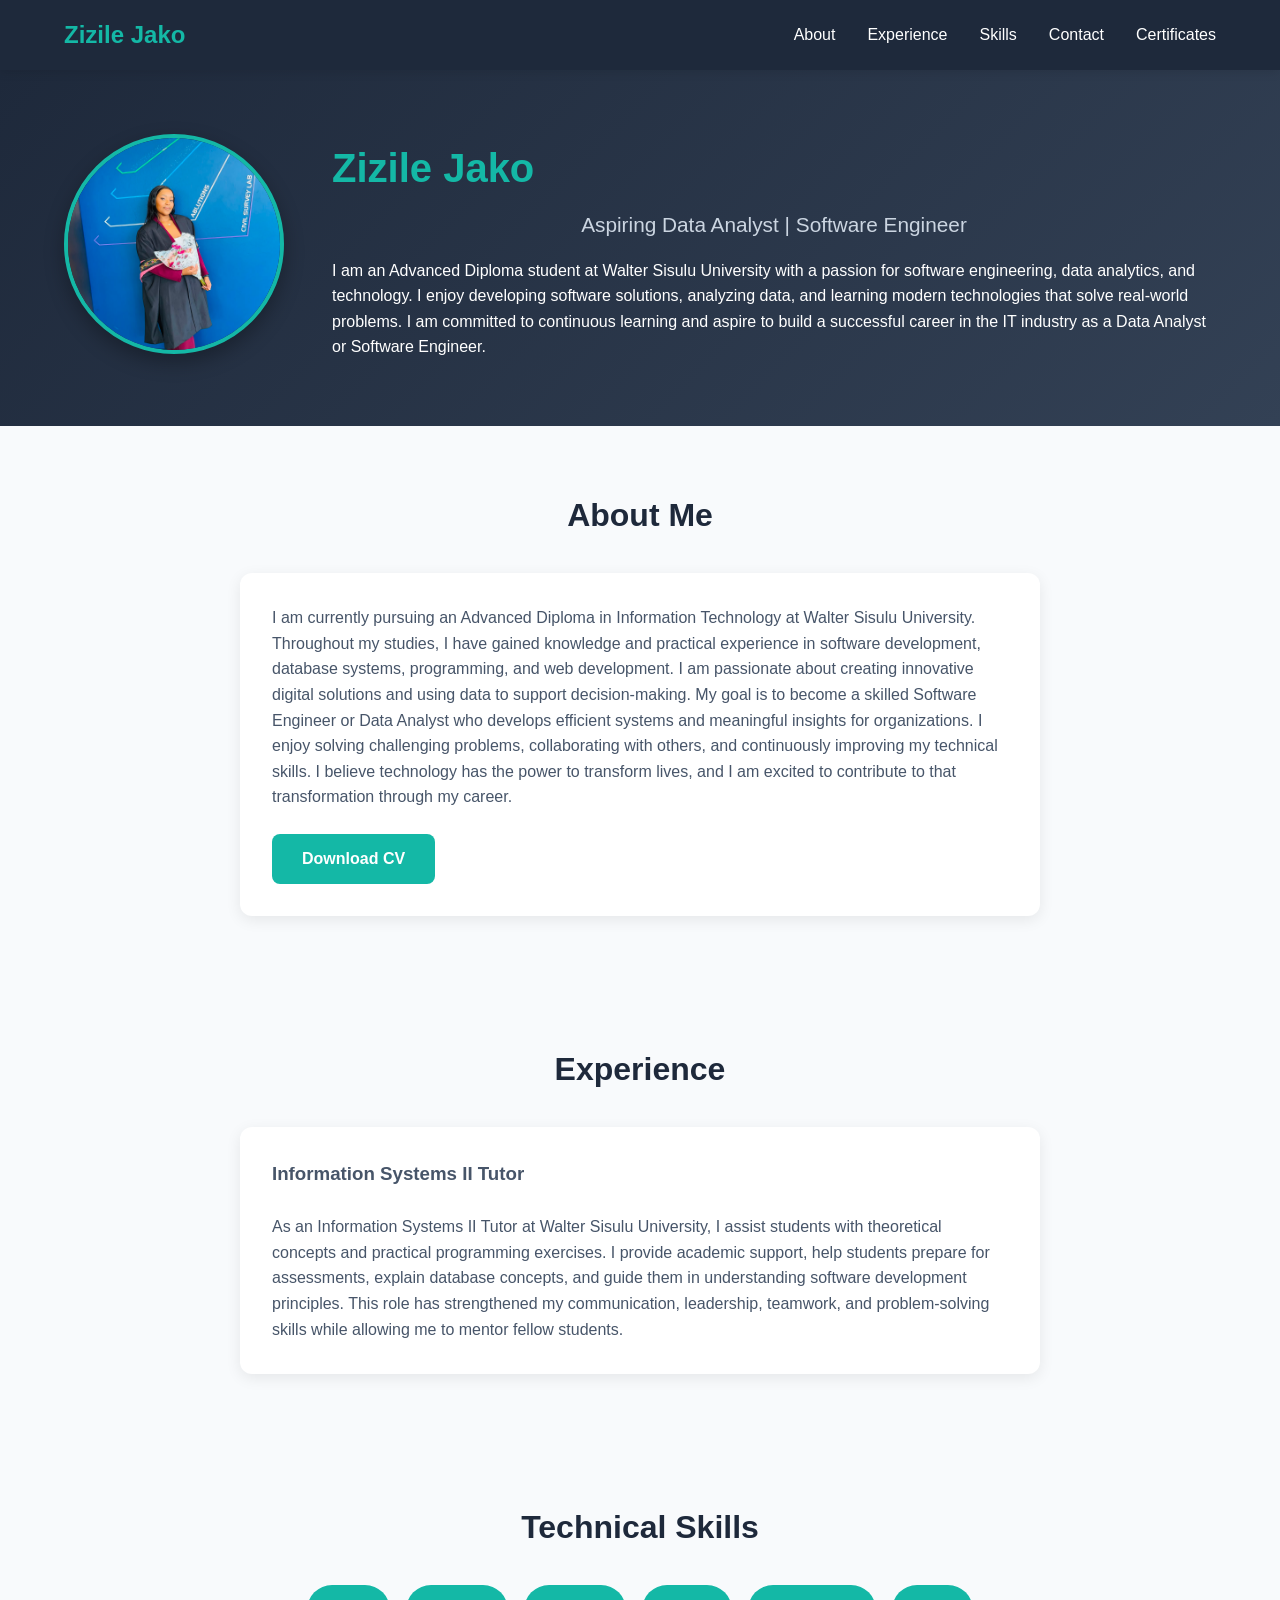
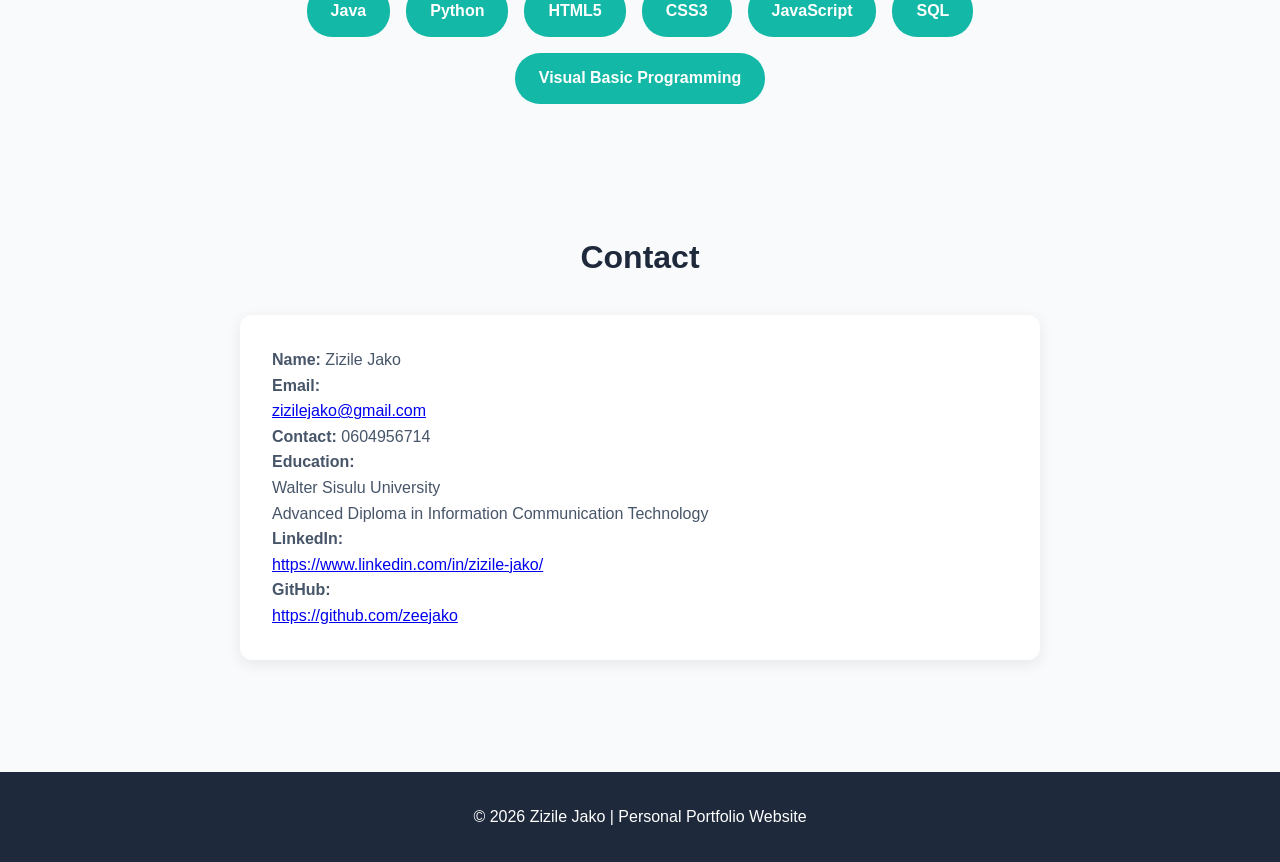
<file: index.html>
<!DOCTYPE html>
<html lang="en">
<head>
    <meta charset="UTF-8">
    <meta name="viewport" content="width=device-width, initial-scale=1.0">
    <title>Zizile Jako - Portfolio</title>
    <link rel="stylesheet" href="styles.css">
</head>
<body>
    
<header>
<div class="logo">Zizile Jako</div>
<nav>
<ul>
<li><a href="#about">About</a></li>
<li><a href="#experience">Experience</a></li>
<li><a href="#skills">Skills</a></li>
<li><a href="#contact">Contact</a></li>
<li><a href="certificates.html">Certificates</a></li>
</ul>
</nav>
</header>

<section class="hero">
<a href="zizile.jpg" target="_blank">
<img src="zizile.jpg" alt="Zizile Jako">
</a>
<div class="hero-text">
<h1>Zizile Jako</h1>
<h2>Aspiring Data Analyst | Software Engineer</h2>
<p>
I am an Advanced Diploma student at Walter Sisulu University with a passion for software engineering, data analytics, and technology. I enjoy developing software solutions, analyzing data, and learning modern technologies that solve real-world problems. I am committed to continuous learning and aspire to build a successful career in the IT industry as a Data Analyst or Software Engineer.
</p>
</div>
</section>

<section id="about">
<h2>About Me</h2>
<div class="card">
<p>
I am currently pursuing an Advanced Diploma in Information Technology at Walter Sisulu University. Throughout my studies, I have gained knowledge and practical experience in software development, database systems, programming, and web development.
I am passionate about creating innovative digital solutions and using data to support decision-making. My goal is to become a skilled Software Engineer or Data Analyst who develops efficient systems and meaningful insights for organizations.
I enjoy solving challenging problems, collaborating with others, and continuously improving my technical skills. I believe technology has the power to transform lives, and I am excited to contribute to that transformation through my career.
</p>
<a href="Zizile-Jako-CV.pdf" download class="btn">Download CV</a>
</div>
</section>

<section id="experience">
<h2>Experience</h2>
<div class="card">
<h3>Information Systems II Tutor</h3>
<br>
<p>
As an Information Systems II Tutor at Walter Sisulu University, I assist students with theoretical concepts and practical programming exercises. I provide academic support, help students prepare for assessments, explain database concepts, and guide them in understanding software development principles.
This role has strengthened my communication, leadership, teamwork, and problem-solving skills while allowing me to mentor fellow students.
</p>
</div>
</section>

<section id="skills">
<h2>Technical Skills</h2>
<div class="skills">
<div class="skill">Java</div>
<div class="skill">Python</div>
<div class="skill">HTML5</div>
<div class="skill">CSS3</div>
<div class="skill">JavaScript</div>
<div class="skill">SQL</div>
<div class="skill">Visual Basic Programming</div>
</div>
</section>

<section id="contact">
<h2>Contact</h2>
<div class="card contact">
<p><strong>Name:</strong> Zizile Jako</p>
<p><strong>Email:</strong></p>
<p><a href="mailto:zizilejako@gmail.com">zizilejako@gmail.com</a></p>
<p><strong>Contact:</strong> 0604956714</p>
<p><strong>Education:</strong></p>
<p>Walter Sisulu University<br>Advanced Diploma in Information Communication Technology</p>
<p><strong>LinkedIn:</strong></p>
<p><a href="https://www.linkedin.com/in/zizile-jako/" target="_blank">https://www.linkedin.com/in/zizile-jako/</a></p>
<p><strong>GitHub:</strong></p>
<p><a href="https://github.com/zeejako" target="_blank">https://github.com/zeejako</a></p>
</div>
</section>

<footer>
<p>©️ 2026 Zizile Jako | Personal Portfolio Website</p>
</footer>

</body>
</html>
</file>
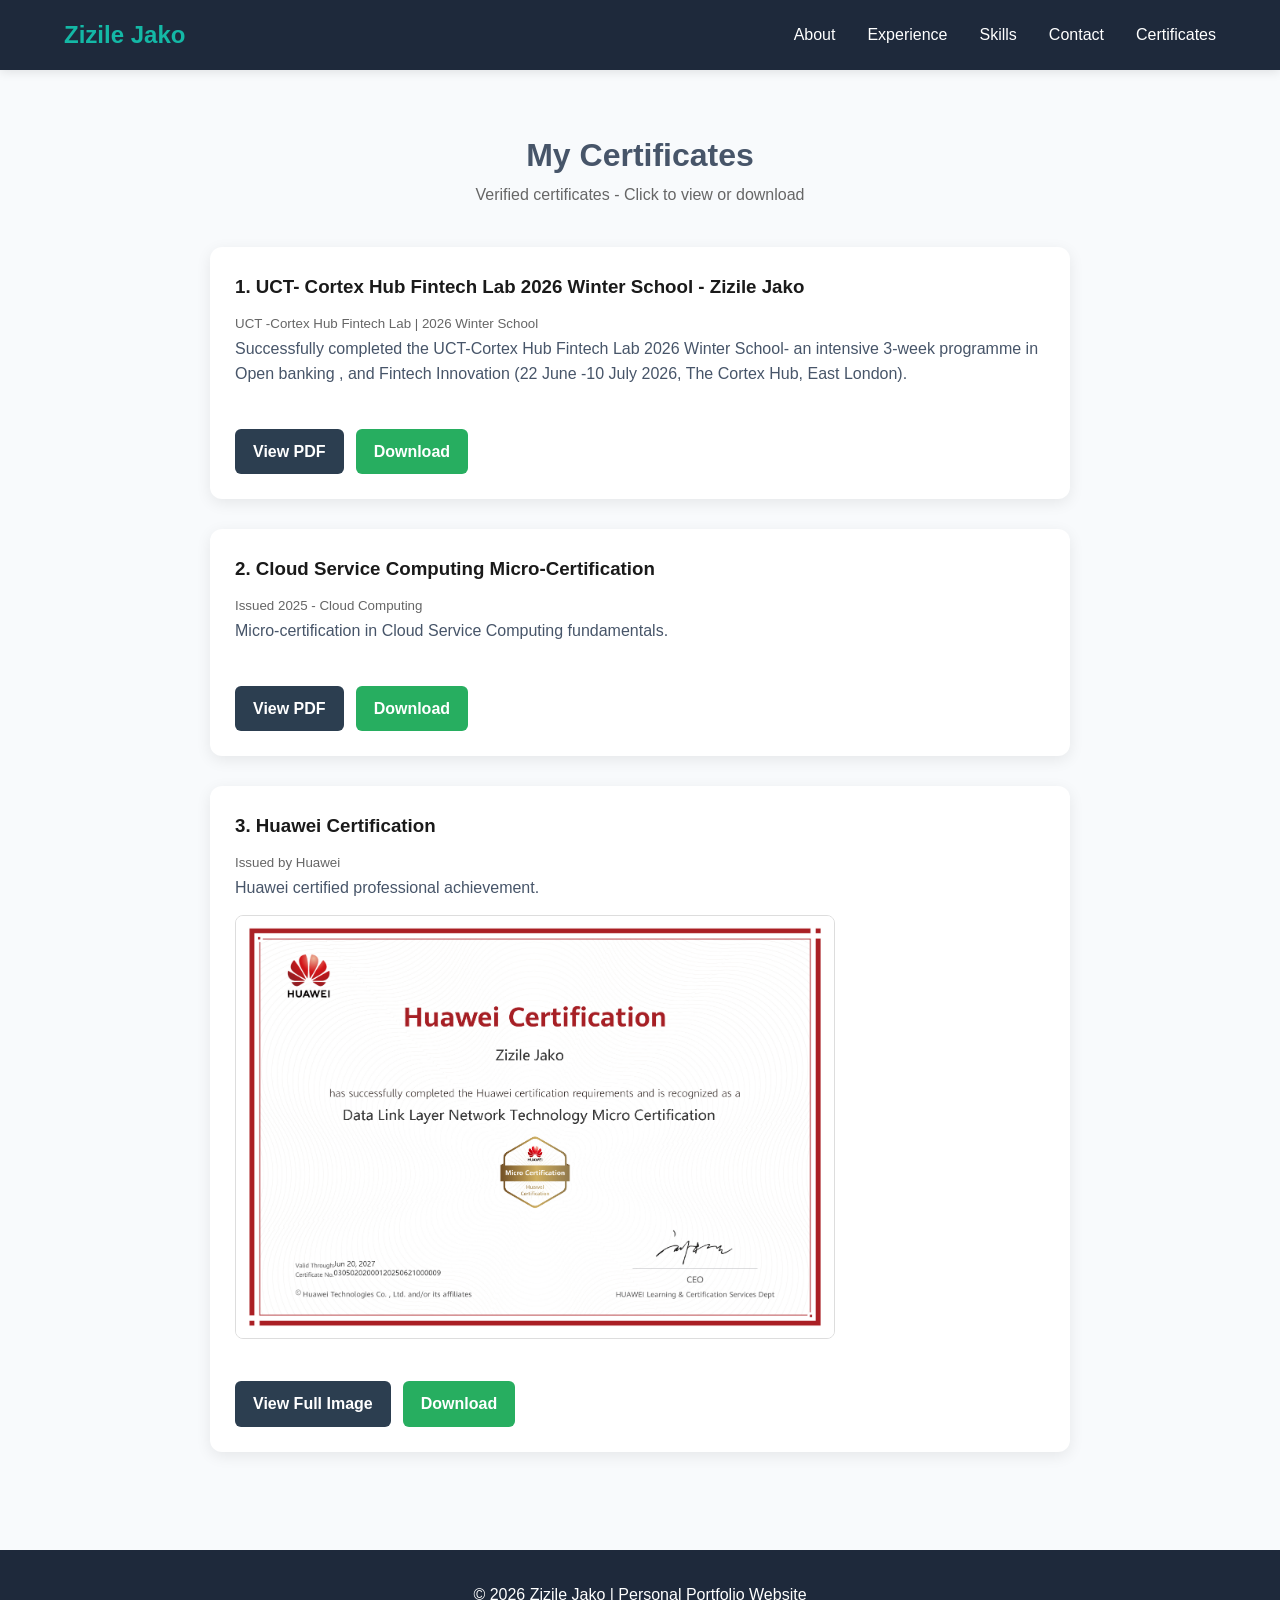
<file: certificates.html>
<!DOCTYPE html>
<html lang="en">
<head>
<meta charset="UTF-8">
<meta name="viewport" content="width=device-width, initial-scale=1.0">
<title>Certificates - Zizile Jako</title>
<link rel="stylesheet" href="styles.css">
<style>
.certs { max-width: 900px; margin: 40px auto; padding: 20px; }
.cert { background:#fff; border-radius:12px; padding:25px; margin-bottom:30px; box-shadow:0 4px 15px rgba(0,0,0,0.08); }
.cert h3 { margin:0 0 8px; color:#1a1a1a; }
.cert small { color:#666; }
.cert img { width:100%; max-width:600px; border:1px solid #ddd; border-radius:8px; margin-top:15px; display:block; }
.btns { display:flex; gap:12px; margin-top:18px; }
.btn { background:#2c3e50; color:white; padding:10px 18px; border-radius:6px; text-decoration:none; font-weight:bold; }
.btn.green { background:#27ae60; }
</style>
</head>
<body>
<header>
<div class="logo">Zizile Jako</div>
<nav>
<ul>
<li><a href="index.html#about">About</a></li>
<li><a href="index.html#experience">Experience</a></li>
<li><a href="index.html#skills">Skills</a></li>
<li><a href="index.html#contact">Contact</a></li>
<li><a href="certificates.html">Certificates</a></li>
</ul>
</nav>
</header>

<div class="certs">
<h1 style="text-align:center;">My Certificates</h1>
<p style="text-align:center;color:#666;margin-bottom:40px;">Verified certificates - Click to view or download</p>

<div class="cert">
<h3>1. UCT- Cortex Hub Fintech Lab 2026 Winter School - Zizile Jako</h3>
<small>UCT -Cortex Hub Fintech Lab | 2026 Winter School </small>
<p>Successfully completed the UCT-Cortex Hub Fintech Lab 2026 Winter School- an intensive 3-week programme in Open banking , and Fintech Innovation (22 June -10 July 2026, The Cortex Hub, East London).</p>
<div class="btns">
<a class="btn" href="Certificate_Zizile_Jako.pdf" target="_blank">View PDF</a>
<a class="btn green" href="Certificate_Zizile_Jako.pdf" download>Download</a>
</div>
</div>

<div class="cert">
<h3>2. Cloud Service Computing Micro-Certification</h3>
<small>Issued 2025 - Cloud Computing</small>
<p>Micro-certification in Cloud Service Computing fundamentals.</p>
<div class="btns">
<a class="btn" href="Cloud Service Computing Micro-Certification (3).pdf" target="_blank">View PDF</a>
<a class="btn green" href="Cloud Service Computing Micro-Certification (3).pdf" download>Download</a>
</div>
</div>

<div class="cert">
<h3>3. Huawei Certification</h3>
<small>Issued by Huawei</small>
<p>Huawei certified professional achievement.</p>
<img src="huawei.png" alt="Huawei Certificate">
<div class="btns">
<a class="btn" href="huawei.png" target="_blank">View Full Image</a>
<a class="btn green" href="huawei.png" download>Download</a>
</div>
</div>

</div>

<footer><p>©️ 2026 Zizile Jako | Personal Portfolio Website</p></footer>
</body>
</html>
</file>
<file: styles.css>
:root {
  --navy: #1e293b;
  --slate: #334155;
  --teal: #14b8a6;
  --light: #f8fafc;
  --text: #475569;
}

* {
  margin: 0;
  padding: 0;
  box-sizing: border-box;
}

body {
  font-family: 'Segoe UI', Tahoma, Geneva, Verdana, sans-serif;
  line-height: 1.6;
  color: var(--text);
  background: var(--light);
}


header {
  background: var(--navy);
  color: white;
  padding: 1rem 5%;
  display: flex;
  justify-content: space-between;
  align-items: center;
  position: sticky;
  top: 0;
  z-index: 100;
  box-shadow: 0 2px 10px rgba(0,0,0,0.1);
}

.logo {
  font-size: 1.5rem;
  font-weight: bold;
  color: var(--teal);
}

nav ul {
  list-style: none;
  display: flex;
  gap: 2rem;
}

nav a {
  color: white;
  text-decoration: none;
  font-weight: 500;
  transition: color 0.3s;
}

nav a:hover {
  color: var(--teal);
}


.hero {
  display: flex;
  align-items: center;
  gap: 3rem;
  padding: 4rem 5%;
  background: linear-gradient(135deg, var(--navy) 0%, var(--slate) 100%);
  color: white;
}

.hero img {
  width: 220px;
  height: 220px;
  border-radius: 50%;
  object-fit: cover;
  border: 4px solid var(--teal);
  box-shadow: 0 8px 20px rgba(0,0,0,0.3);
  cursor : pointer;
  transition: tranform 0.3s, box-shadow 0.3s;
}

.her0 img:hover{
    transform: scale(1.05);
    box-shadow: 0 12px 25px rgba(20, 184, 166, 0.4);
}

.hero-text h1 {
  font-size: 2.5rem;
  margin-bottom: 0.5rem;
  color: var(--teal);
}

.hero-text h2 {
  font-size: 1.3rem;
  margin-bottom: 1rem;
  font-weight: 400;
  color: #cbd5e1;
}


section {
  padding: 4rem 5%;
}

section h2 {
  text-align: center;
  font-size: 2rem;
  margin-bottom: 2rem;
  color: var(--navy);
}

.card {
  background: white;
  padding: 2rem;
  border-radius: 12px;
  box-shadow: 0 4px 15px rgba(0,0,0,0.08);
  max-width: 800px;
  margin: 0 auto;
}


.skills {
  display: flex;
  flex-wrap: wrap;
  gap: 1rem;
  justify-content: center;
  max-width: 800px;
  margin: 0 auto;
}

.skill {
  background: var(--teal);
  color: white;
  padding: 0.8rem 1.5rem;
  border-radius: 25px;
  font-weight: 600;
}


.btn {
  display: inline-block;
  background: var(--teal);
  color: white;
  padding: 12px 30px;
  border-radius: 8px;
  text-decoration: none;
  font-weight: bold;
  margin-top: 1.5rem;
  transition: transform 0.2s, background 0.3s;
}

.btn:hover {
  background: #0d9488;
  transform: translateY(-2px);
}


footer {
  background: var(--navy);
  color: white;
  text-align: center;
  padding: 2rem;
  margin-top: 3rem;
}


@media (max-width: 768px) {
  header {
    flex-direction: column;
    gap: 1rem;
  }
  .hero {
    flex-direction: column;
    text-align: center;
  }
  nav ul {
    gap: 1rem;
    flex-wrap: wrap;
    justify-content: center;
  }
}
@media (max-width: 768px) {
  header {
    flex-direction: column;
    gap: 1rem;
  }
  .hero {
    flex-direction: column;
    text-align: center;
  }
  nav ul {
    gap: 1rem;
    flex-wrap: wrap;
    justify-content: center;
  }
}

.cert-grid {
    display: grid;
    grid-template-columns: repeat(auto-fit, minmax(300px, 1fr));
    gap: 25px;
    max-width: 1100px;
    margin: 0 auto;
    padding: 0 5%;
    margin-top: 20px;
}
.cert-card {
    text-align: center;
    padding: 20px !important;
}
.cert-card img {
    width: 100%;
    height: 220px;
    object-fit: cover;
    border-radius: 8px;
    border: 1px solid #ddd;
    margin-bottom: 12px;
}
.cert-card h3 {
    color: var(--navy);
    margin: 10px 0 5px;
}
.cert-card p {
    color: var(--text);
    margin-bottom: 10px;
}
</file>
